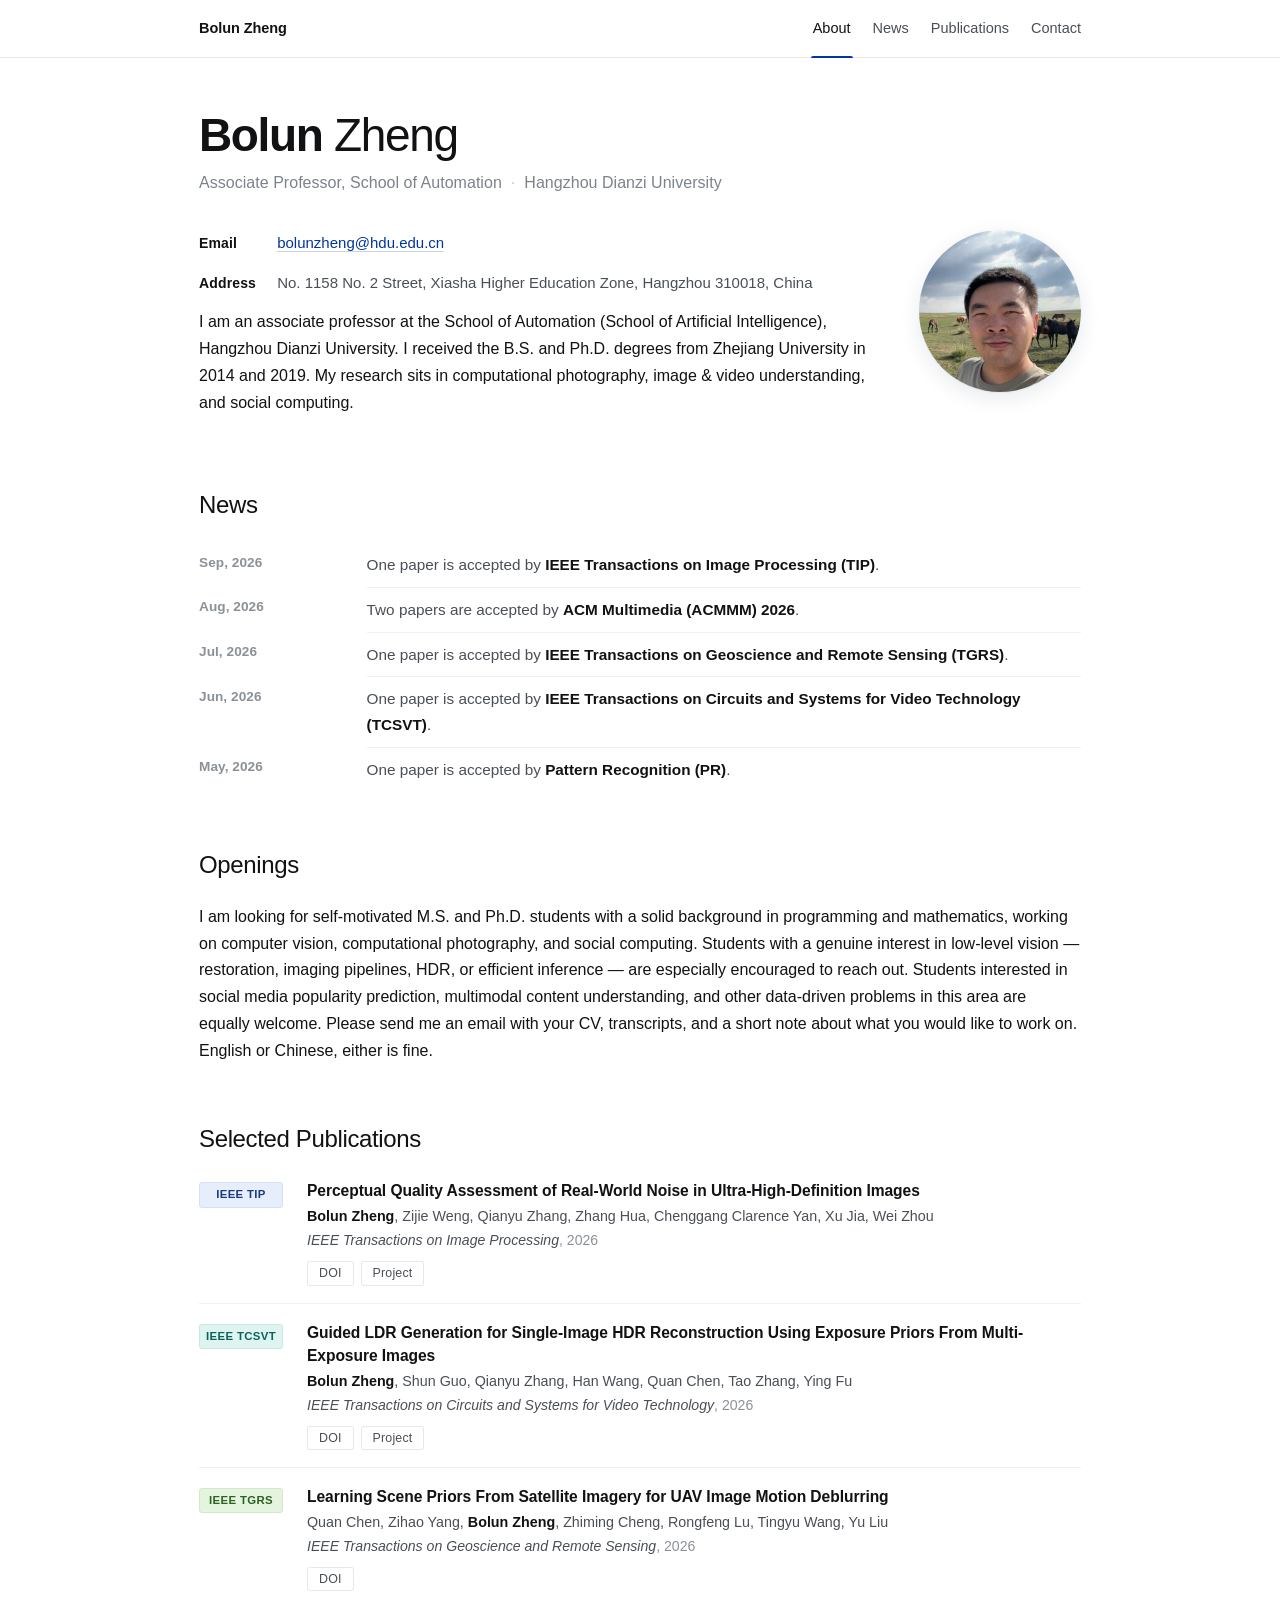
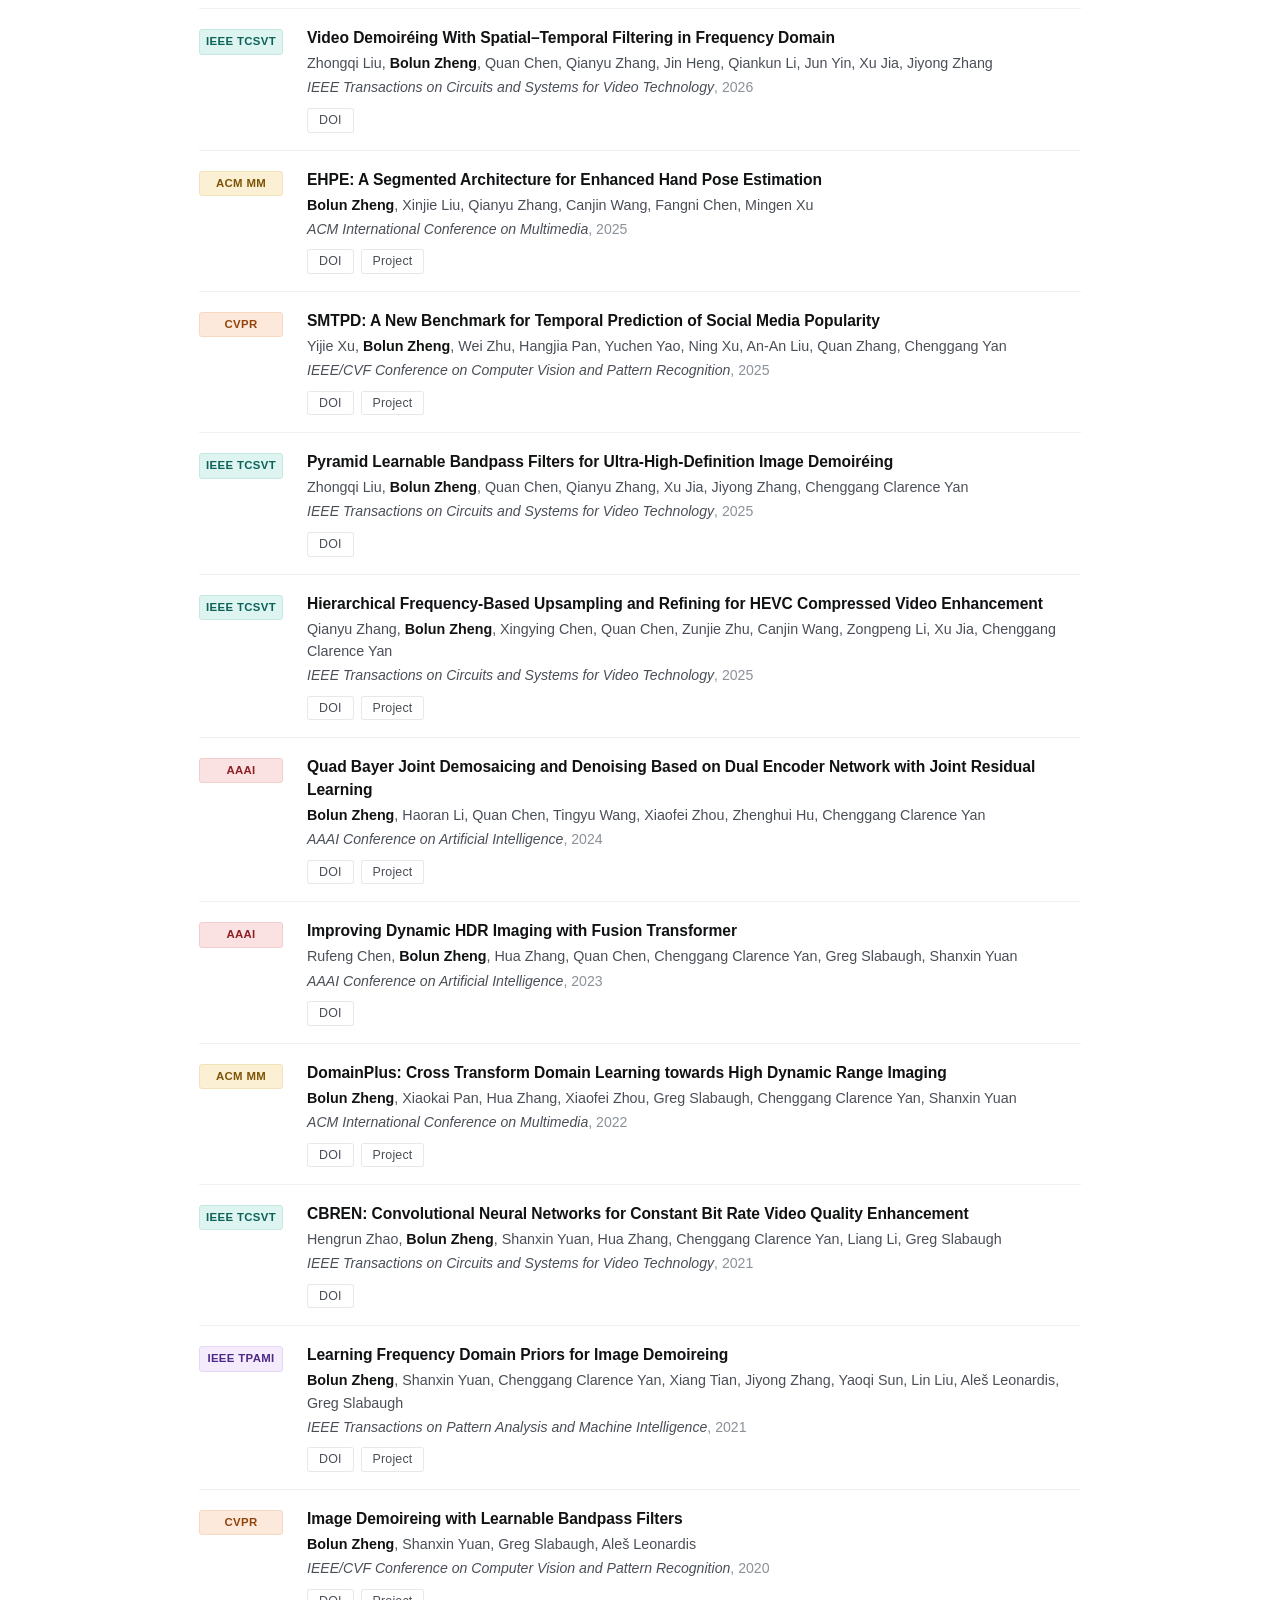
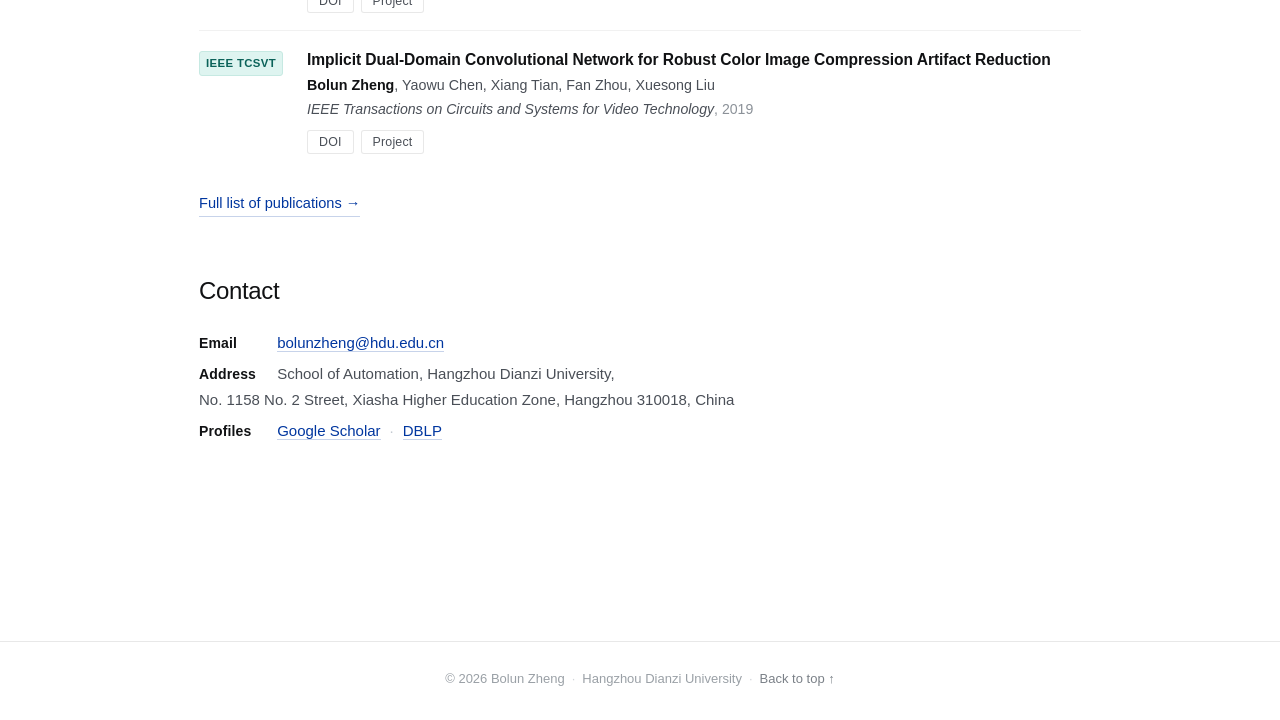
<file: index.html>
<!DOCTYPE html>
<html lang="en">
<head>
<meta charset="utf-8">
<meta name="viewport" content="width=device-width, initial-scale=1">
<title>Bolun Zheng — Hangzhou Dianzi University</title>
<meta name="description" content="Bolun Zheng is an associate professor at Hangzhou Dianzi University working on computational photography, image and video understanding, and social computing.">
<meta name="author" content="Bolun Zheng">
<link rel="stylesheet" href="assets/css/style.css">
<link rel="icon" href="assets/img/avatar-64.png">
</head>
<body>

<header class="site-nav">
  <div class="nav-inner">
    <a class="brand" href="index.html">Bolun Zheng</a>
    <ul class="nav-links">
      <li><a href="#about" class="is-active">About</a></li>
      <li><a href="#news">News</a></li>
      <li><a href="publications.html">Publications</a></li>
      <li><a href="#contact">Contact</a></li>
    </ul>
  </div>
</header>

<main class="wrap">

  <header class="page-head">
    <h1><strong>Bolun</strong> Zheng</h1>
    <p class="desc">
      Associate Professor, School of Automation<span class="sep">·</span>Hangzhou Dianzi University
    </p>
  </header>

  <!-- ======================= about ======================= -->
  <section id="about">
    <div class="about">
      <div class="about-body">
        <p class="meta-line"><b>Email</b> <a href="mailto:bolunzheng@hdu.edu.cn">bolunzheng@hdu.edu.cn</a></p>
        <p class="meta-line"><b>Address</b> No. 1158 No. 2 Street, Xiasha Higher Education Zone, Hangzhou 310018, China</p>

        <p>
          I am an associate professor at the School of Automation (School of Artificial Intelligence),
          Hangzhou Dianzi University. I received the B.S. and Ph.D. degrees from Zhejiang University
          in 2014 and 2019. My research sits in computational photography, image &amp; video
          understanding, and social computing.
        </p>
      </div>

      <figure class="portrait">
        <img src="assets/img/avatar.jpg" alt="Bolun Zheng">
      </figure>
    </div>
  </section>

  <!-- ======================= news ======================= -->
  <section id="news">
    <h2>News</h2>
    <table class="news-table">
      <tr>
        <th scope="row">Sep, 2026</th>
        <td>One paper is accepted by <strong>IEEE Transactions on Image Processing (TIP)</strong>.</td>
      </tr>
      <tr>
        <th scope="row">Aug, 2026</th>
        <td>Two papers are accepted by <strong>ACM Multimedia (ACMMM) 2026</strong>.</td>
      </tr>
      <tr>
        <th scope="row">Jul, 2026</th>
        <td>One paper is accepted by <strong>IEEE Transactions on Geoscience and Remote Sensing (TGRS)</strong>.</td>
      </tr>
      <tr>
        <th scope="row">Jun, 2026</th>
        <td>One paper is accepted by <strong>IEEE Transactions on Circuits and Systems for Video Technology (TCSVT)</strong>.</td>
      </tr>
      <tr>
        <th scope="row">May, 2026</th>
        <td>One paper is accepted by <strong>Pattern Recognition (PR)</strong>.</td>
      </tr>
    </table>
  </section>

  <!-- ======================= openings ======================= -->
  <section id="openings">
    <h2>Openings</h2>
    <p>
      I am looking for self-motivated M.S. and Ph.D. students with a solid background in programming and
      mathematics, working on computer vision, computational photography, and social computing. Students
      with a genuine interest in low-level vision — restoration, imaging pipelines, HDR, or efficient
      inference — are especially encouraged to reach out. Students interested in social media popularity
      prediction, multimodal content understanding, and other data-driven problems in this area are
      equally welcome. Please send me an email with your CV, transcripts, and a short note about what you
      would like to work on. English or Chinese, either is fine.
    </p>
  </section>

  <!-- ======================= publications ======================= -->
  <section id="publications">
    <h2><a href="publications.html">Selected Publications</a></h2>
    <ol class="bib" id="selected-pubs">
      <li class="pub"><div></div><div class="pub-body"><div class="title faint">Loading publication list…</div></div></li>
    </ol>
    <a class="more" href="publications.html">Full list of publications →</a>
  </section>

  <!-- ======================= contact ======================= -->
  <section id="contact">
    <h2>Contact</h2>
    <p class="meta-line"><b>Email</b> <a href="mailto:bolunzheng@hdu.edu.cn">bolunzheng@hdu.edu.cn</a></p>
    <p class="meta-line"><b>Address</b> School of Automation, Hangzhou Dianzi University,<br>No. 1158 No. 2 Street, Xiasha Higher Education Zone, Hangzhou 310018, China</p>
    <p class="meta-line"><b>Profiles</b>
      <a href="https://scholar.google.com/citations?user=cZRVzVYAAAAJ" target="_blank" rel="noopener">Google Scholar</a><span class="sep" style="margin:0 9px;color:#c3c9d1">·</span><a href="https://dblp.org/pid/225/9602.html" target="_blank" rel="noopener">DBLP</a>
    </p>
  </section>

</main>

<footer class="site-foot">
  © 2026 Bolun Zheng<span class="dot">·</span>Hangzhou Dianzi University<span class="dot">·</span><a href="#about">Back to top ↑</a>
</footer>

<script src="assets/js/papers.js"></script>
</body>
</html>
</file>
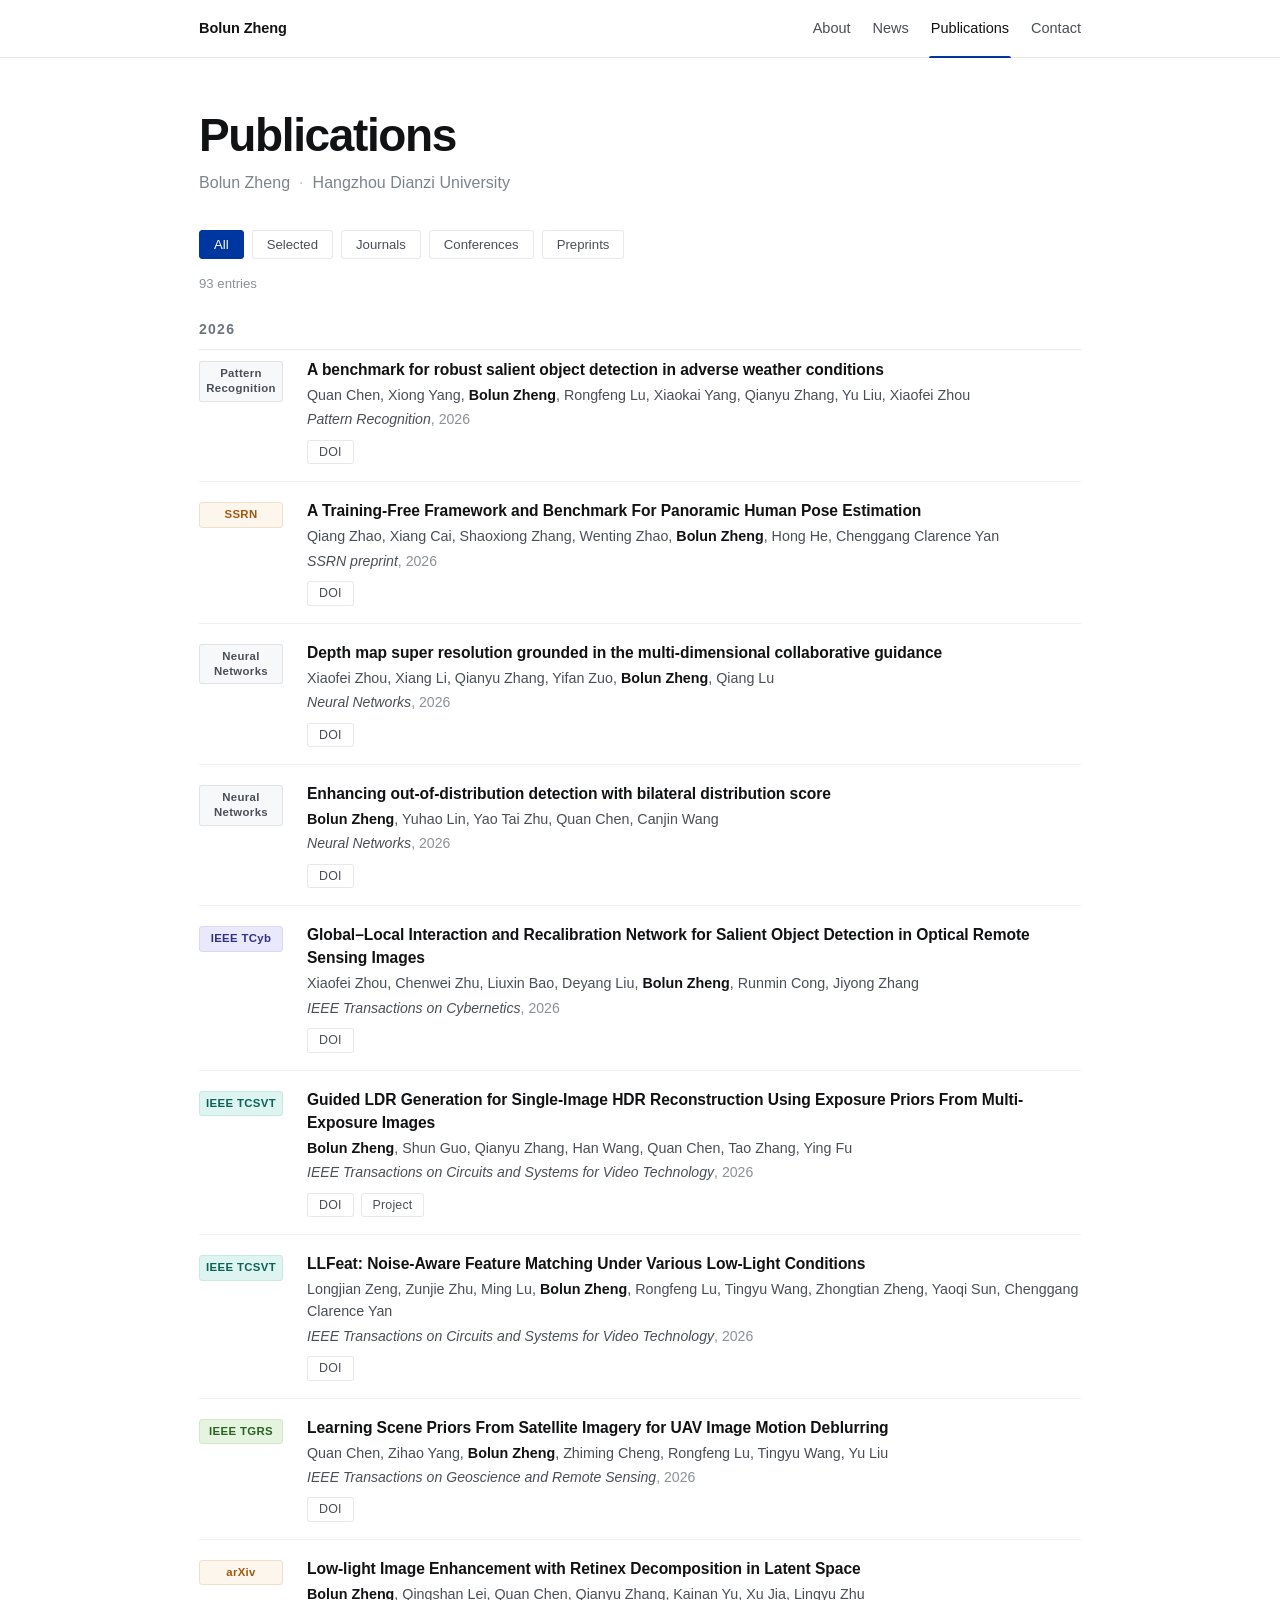
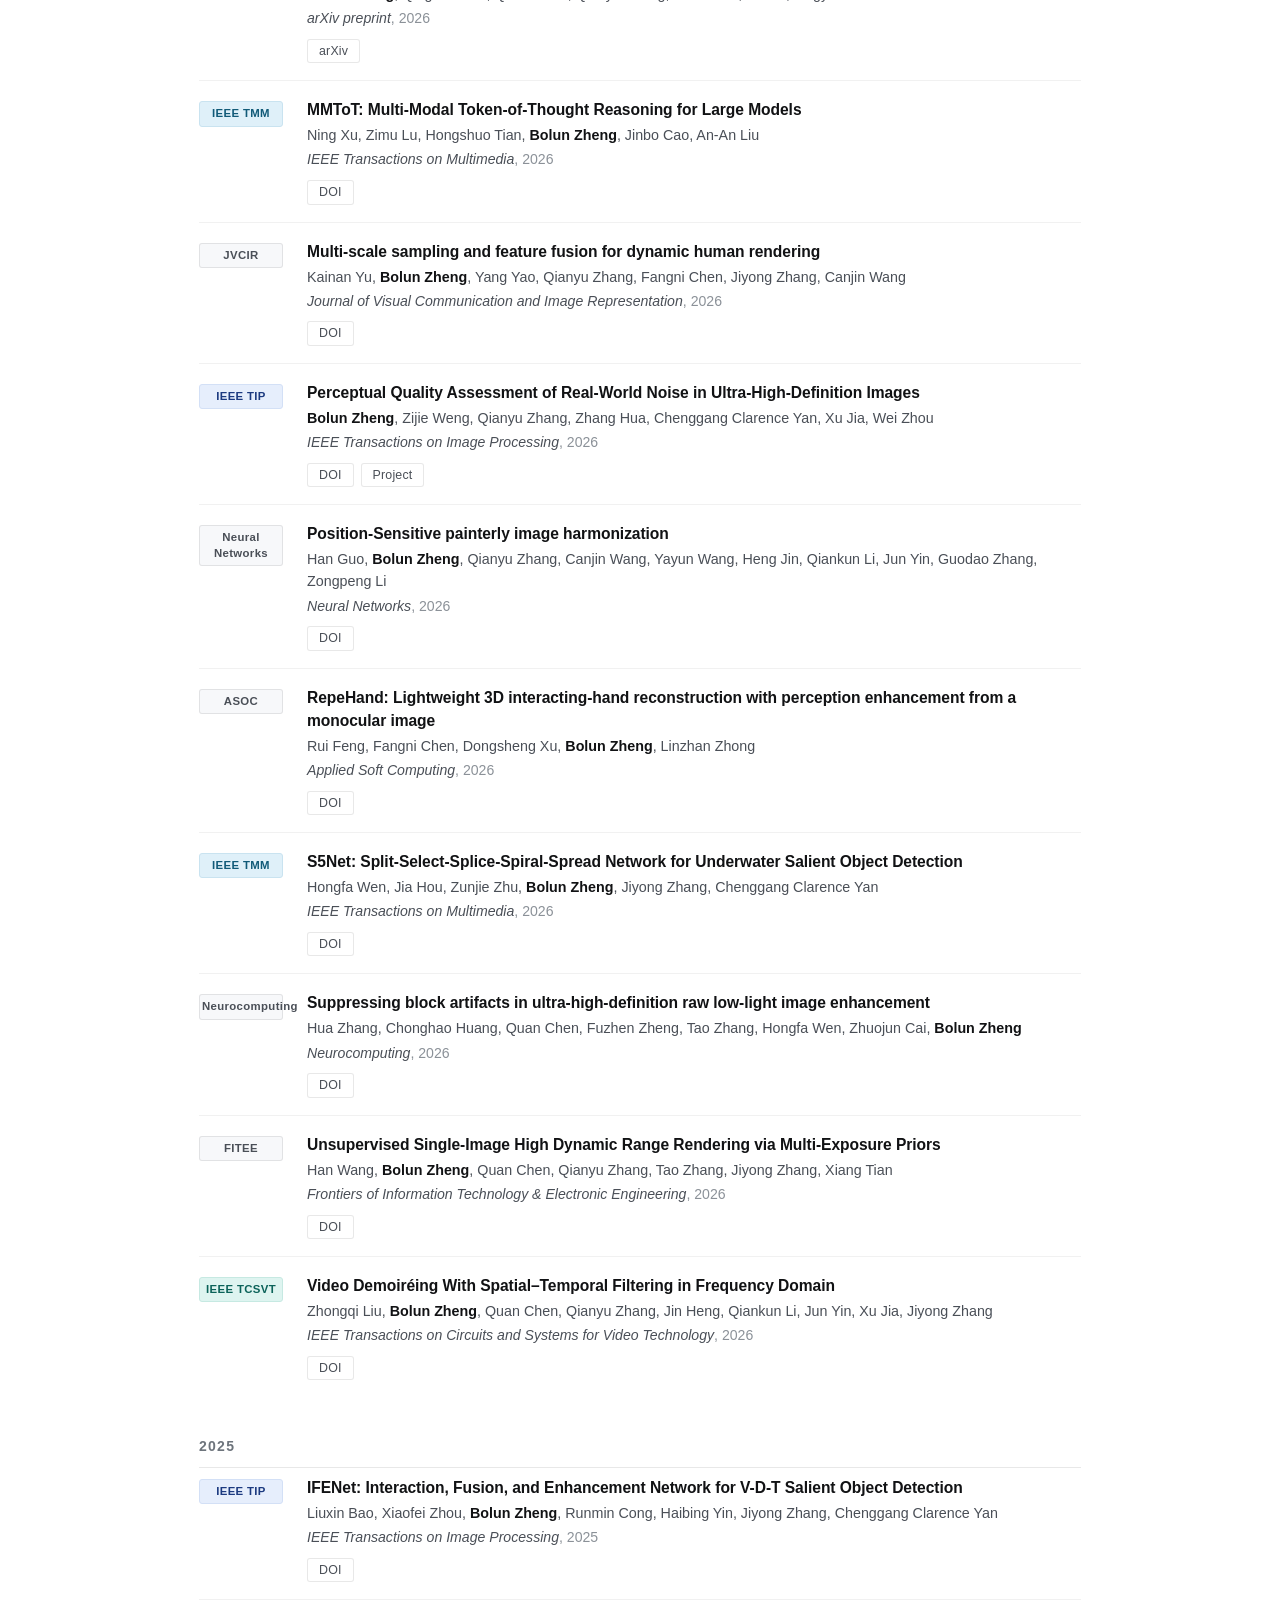
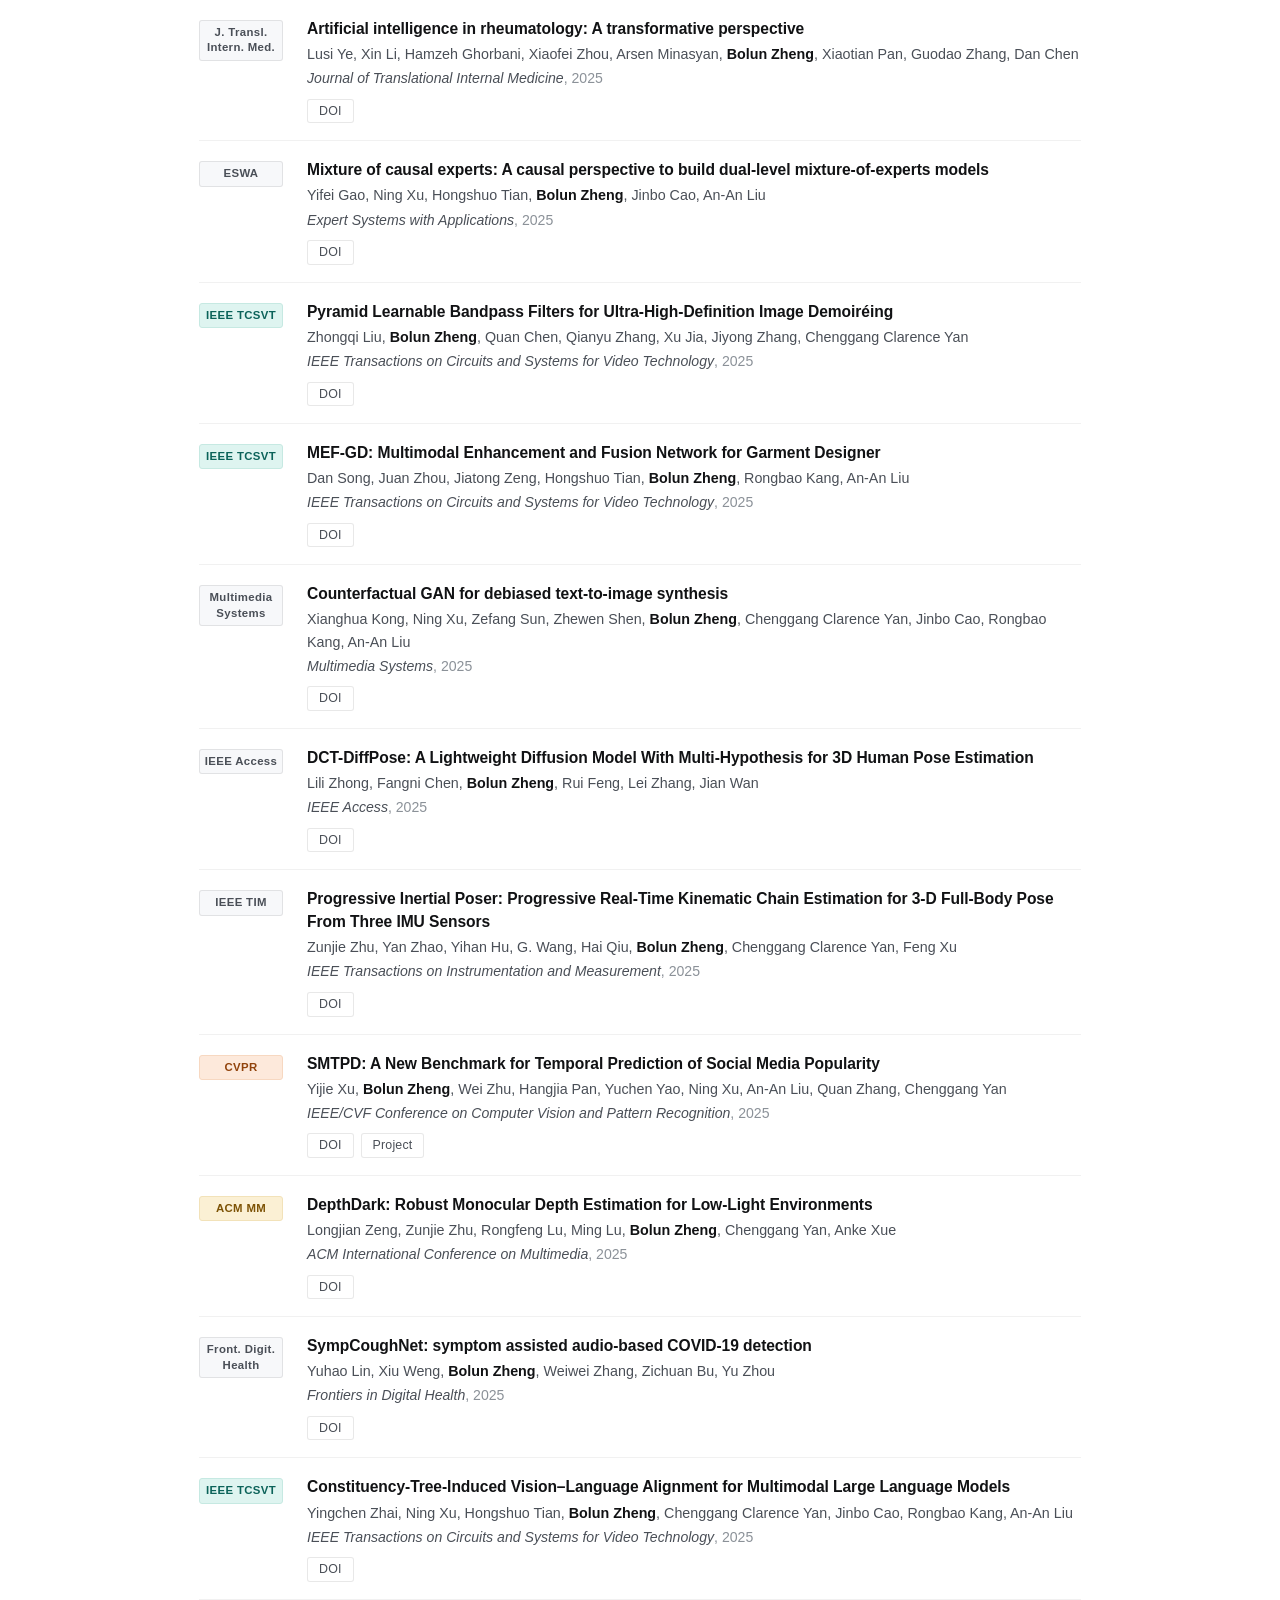
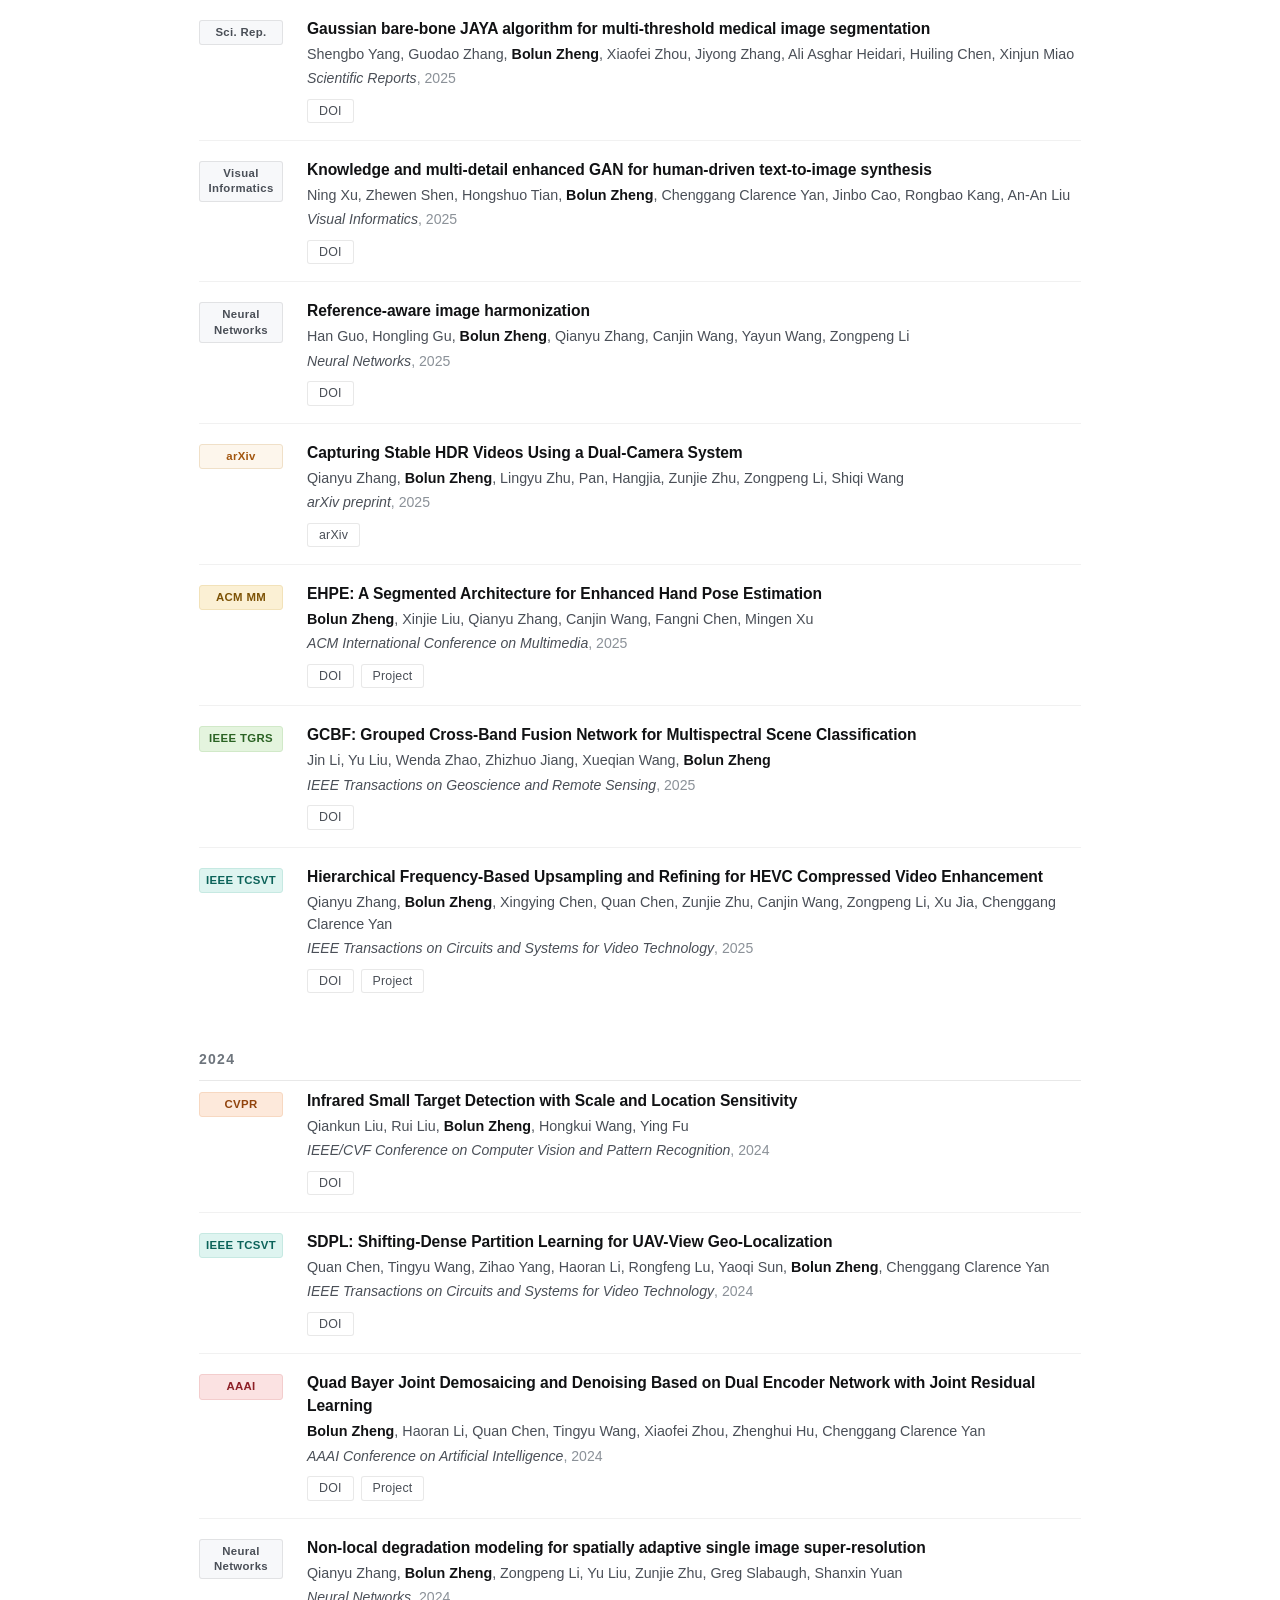
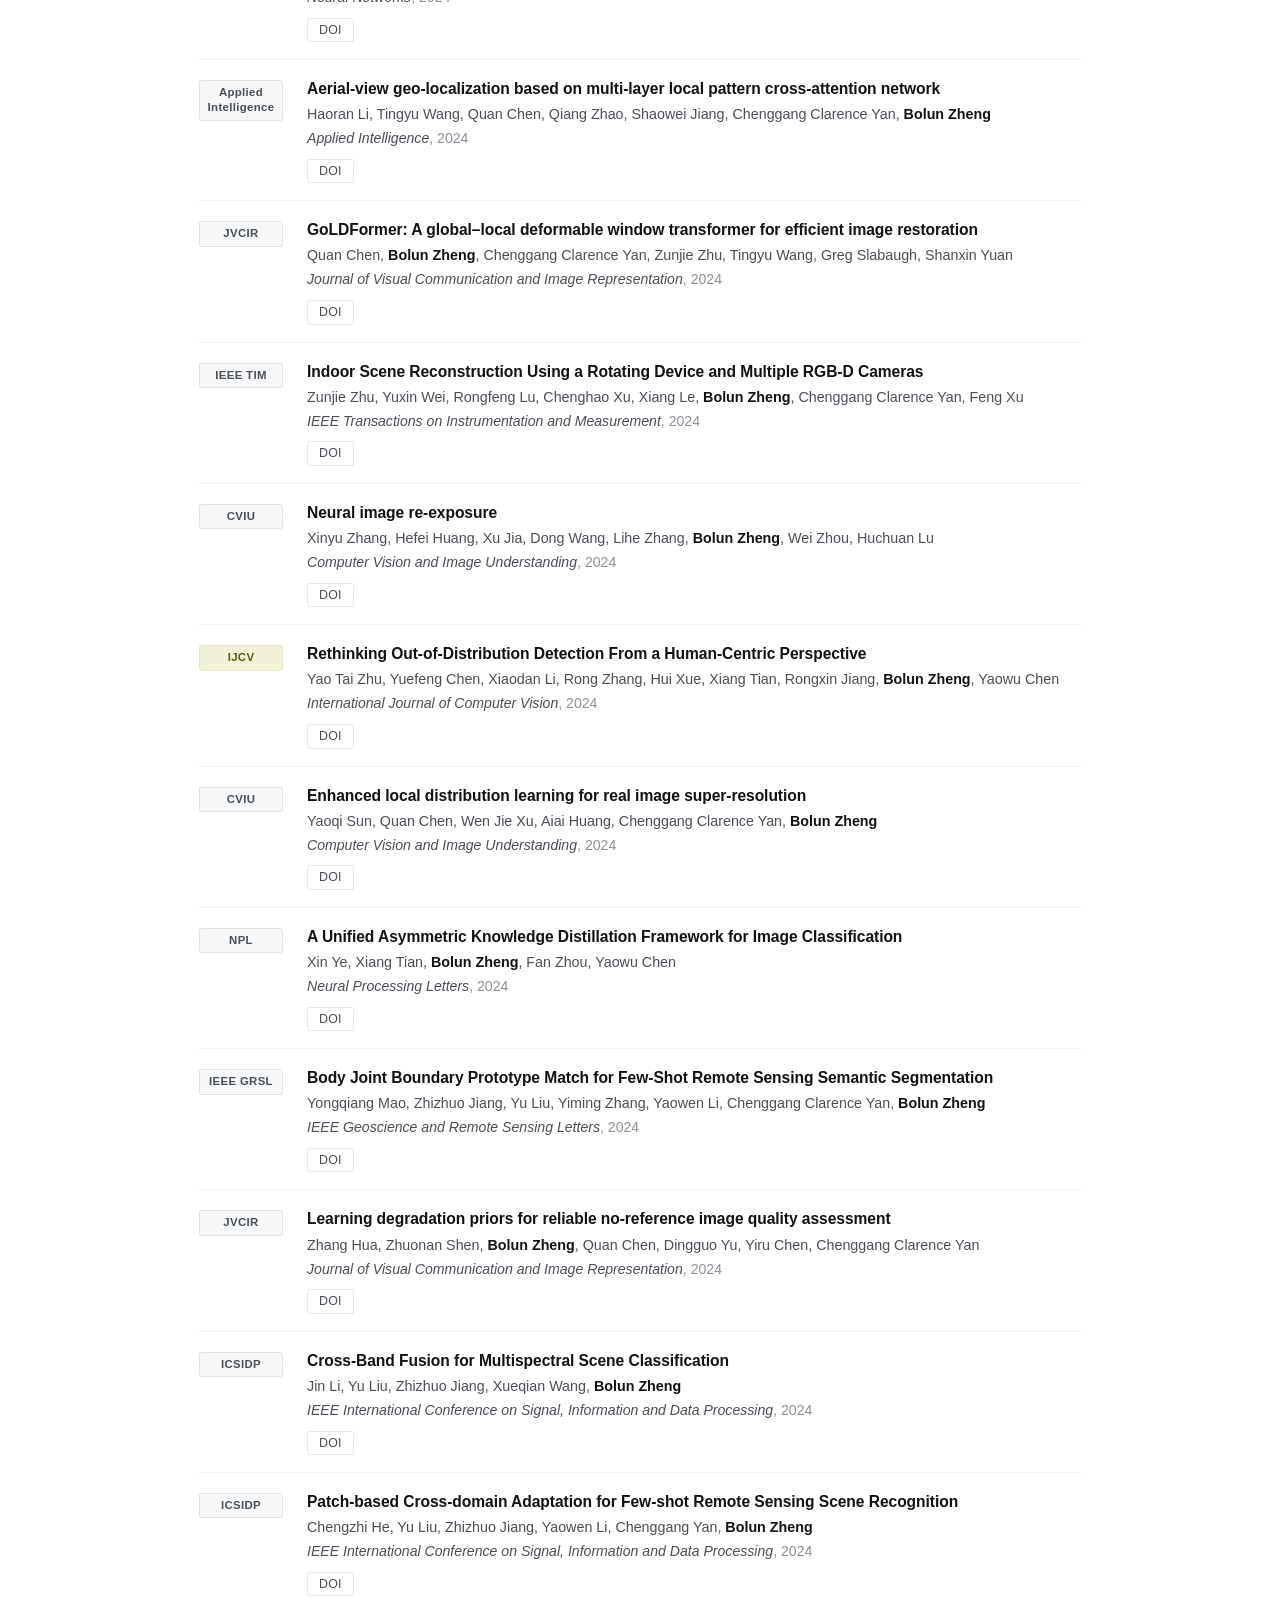
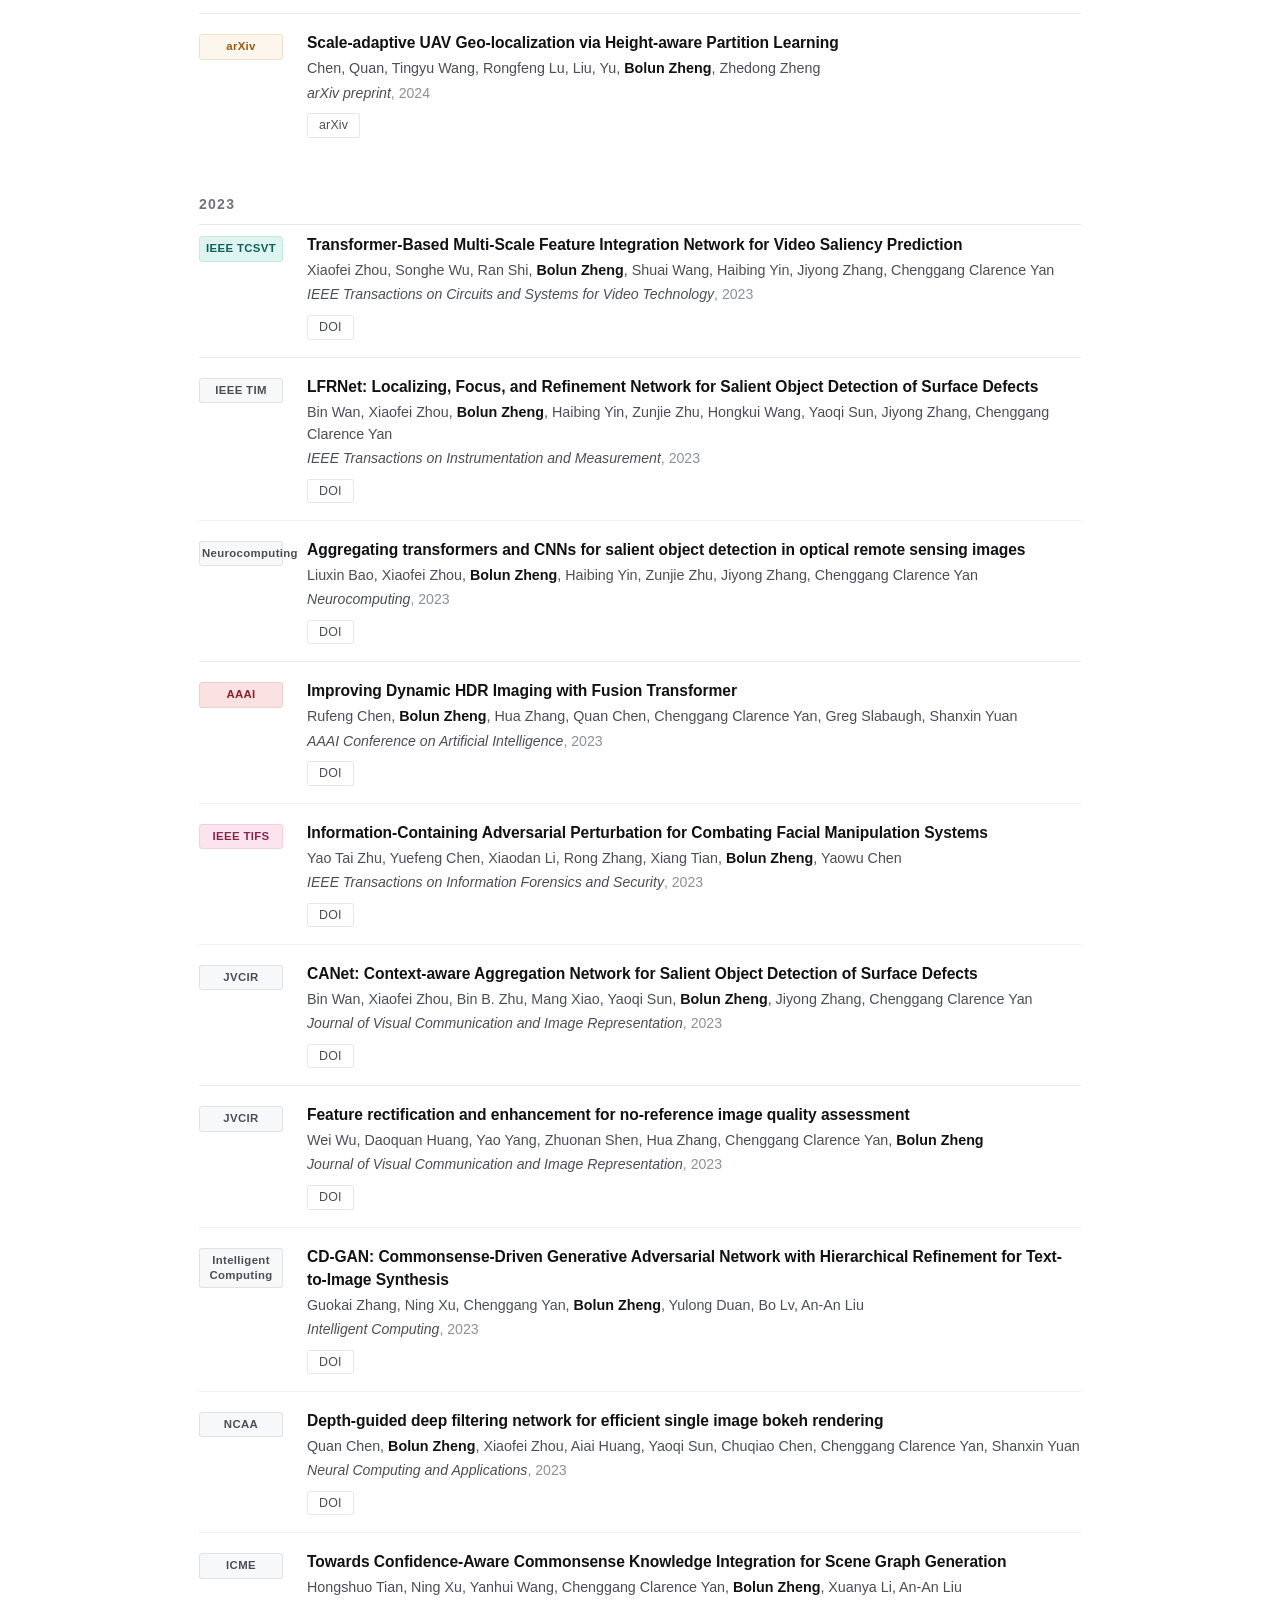
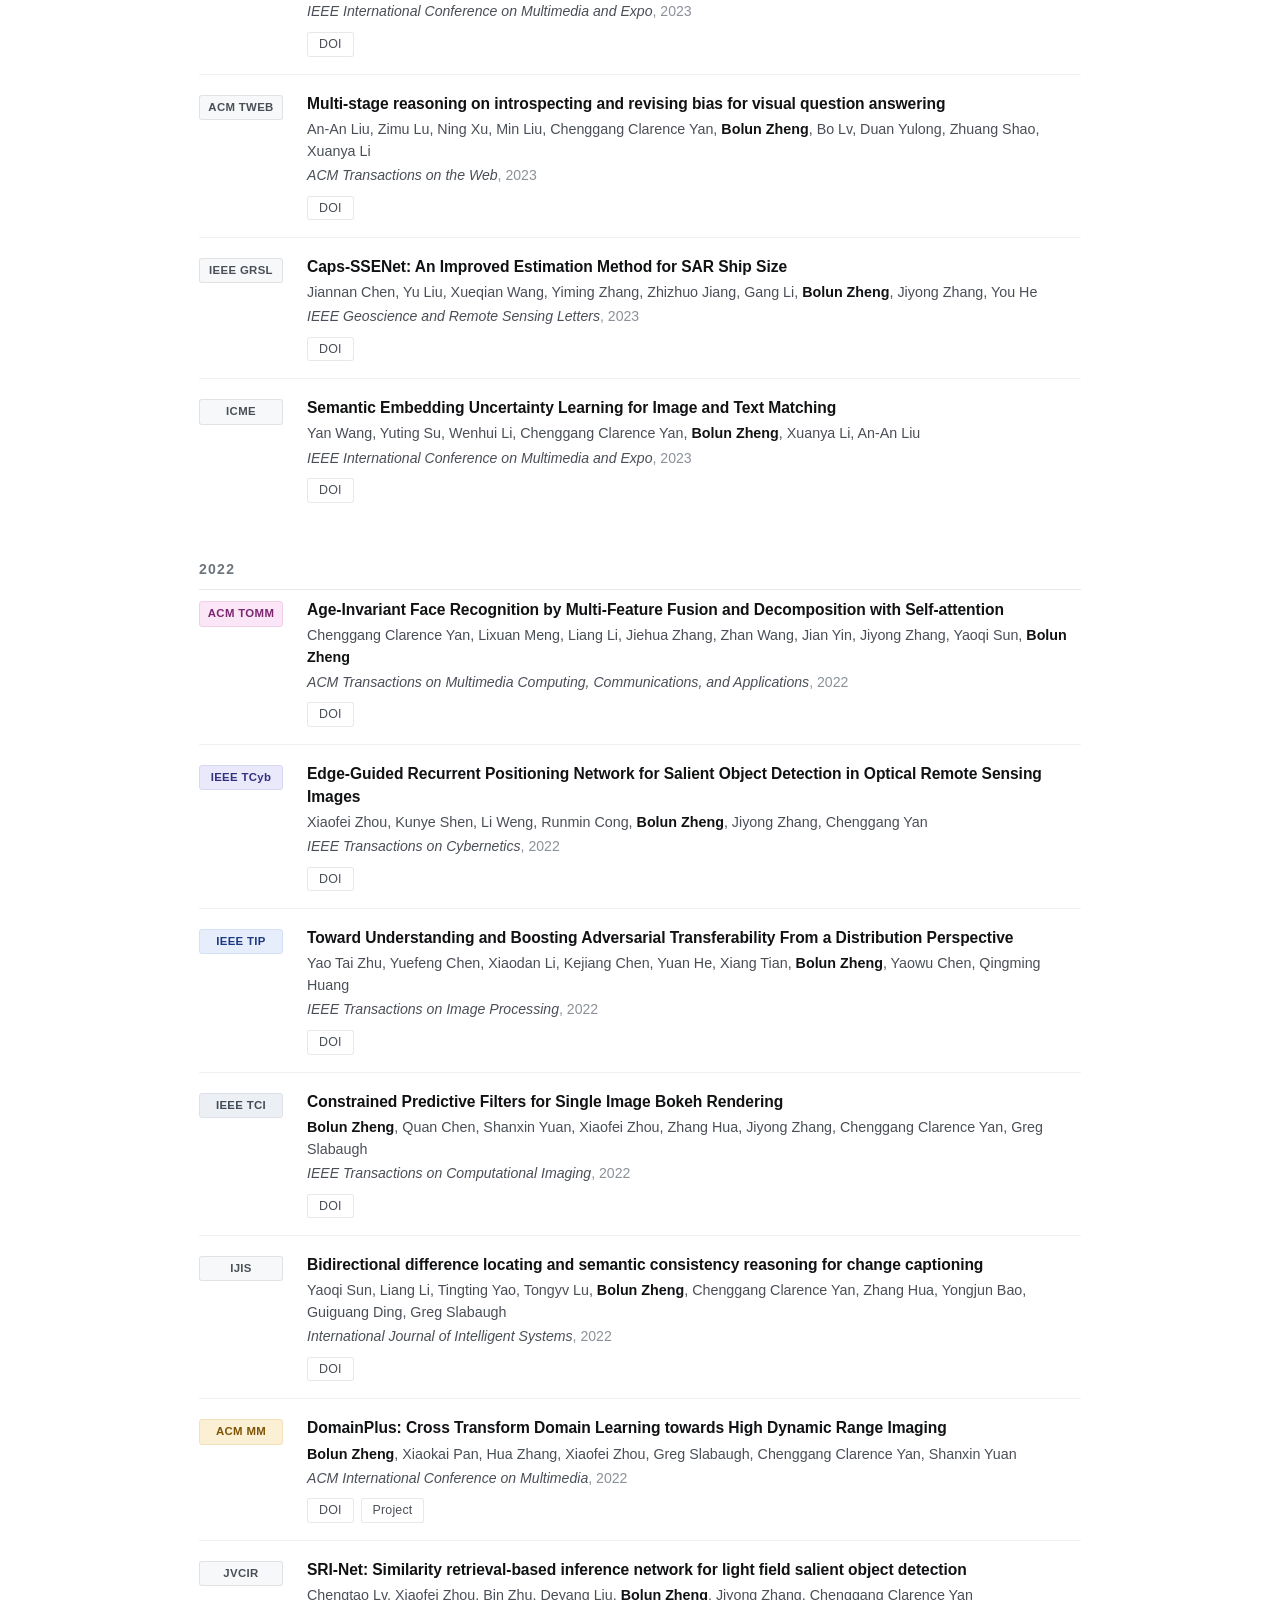
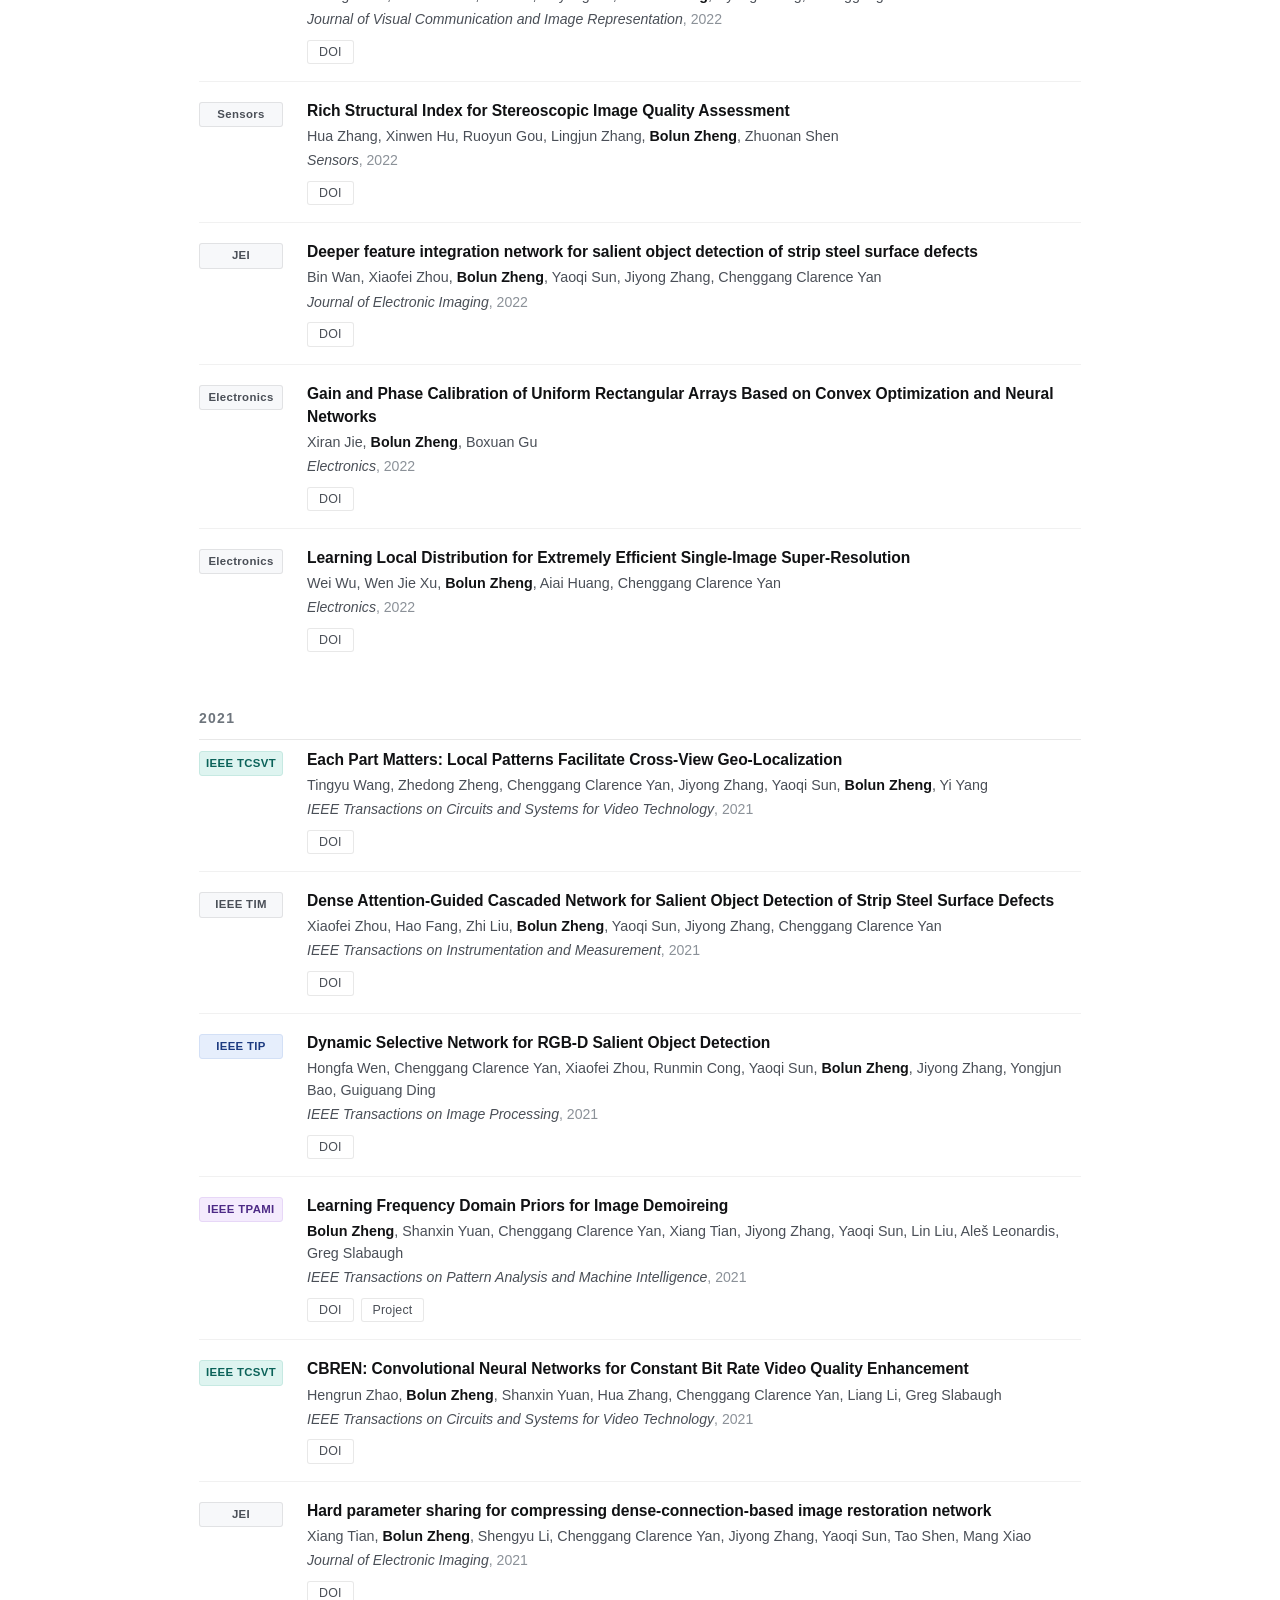
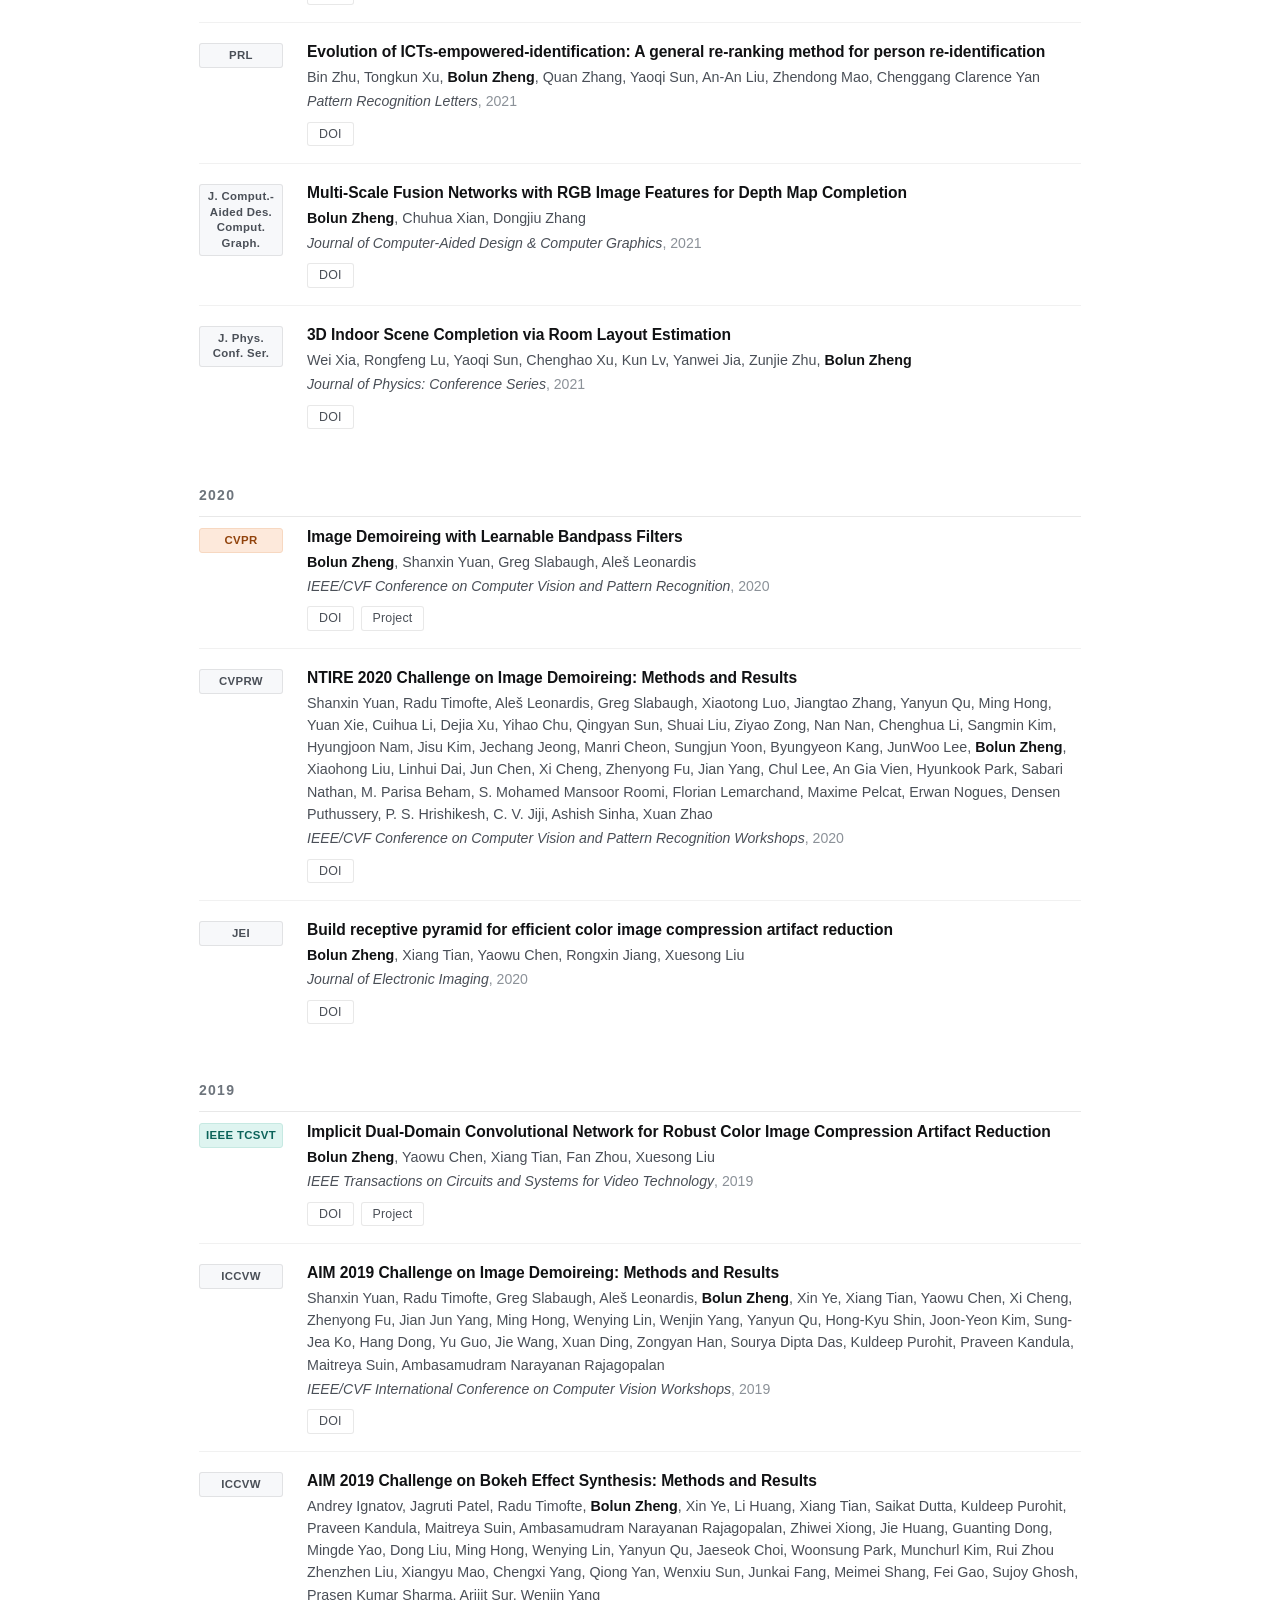
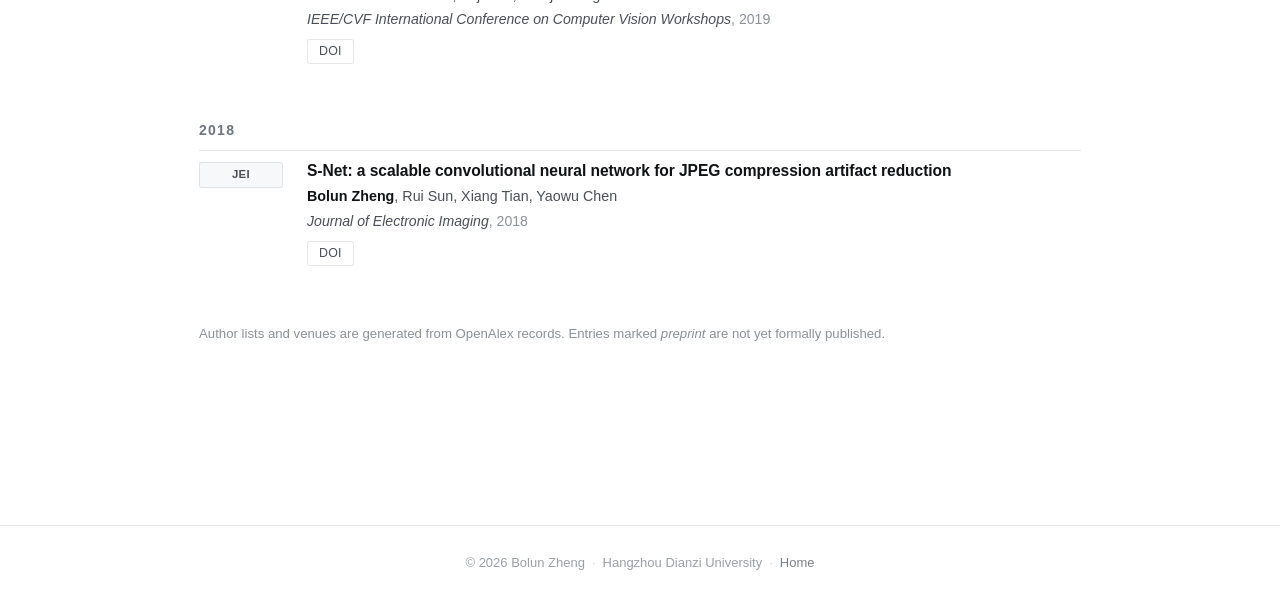
<file: publications.html>
<!DOCTYPE html>
<html lang="en">
<head>
<meta charset="utf-8">
<meta name="viewport" content="width=device-width, initial-scale=1">
<title>Publications — Bolun Zheng</title>
<meta name="description" content="Full publication list of Bolun Zheng, Hangzhou Dianzi University.">
<link rel="stylesheet" href="assets/css/style.css">
<link rel="icon" href="assets/img/avatar-64.png">
</head>
<body>

<header class="site-nav">
  <div class="nav-inner">
    <a class="brand" href="index.html">Bolun Zheng</a>
    <ul class="nav-links">
      <li><a href="index.html">About</a></li>
      <li><a href="index.html#news">News</a></li>
      <li><a href="publications.html" class="is-active">Publications</a></li>
      <li><a href="index.html#contact">Contact</a></li>
    </ul>
  </div>
</header>

<main class="wrap">

  <header class="page-head">
    <h1><strong>Publications</strong></h1>
    <p class="desc">Bolun Zheng<span class="sep">·</span>Hangzhou Dianzi University</p>
  </header>

  <div class="filters" id="pub-filter">
    <button class="on" data-filter="all">All</button>
    <button data-filter="selected">Selected</button>
    <button data-filter="journal">Journals</button>
    <button data-filter="conference">Conferences</button>
    <button data-filter="preprint">Preprints</button>
  </div>

  <div class="list-meta" id="pub-count">Loading…</div>

  <div id="pub-list">
    <p class="list-meta">Loading publication list…</p>
  </div>

  <p class="list-meta" style="margin-top:40px;">
    Author lists and venues are generated from OpenAlex records. Entries marked
    <em>preprint</em> are not yet formally published.
  </p>

</main>

<footer class="site-foot">
  © 2026 Bolun Zheng<span class="dot">·</span>Hangzhou Dianzi University<span class="dot">·</span><a href="index.html">Home</a>
</footer>

<script src="assets/js/papers.js"></script>
</body>
</html>
</file>
<file: assets/css/style.css>
/* ============================================================
   Bolun Zheng — academic homepage
   Layout language: al-folio (top nav, 930px measure, badge list)
   Typography: system stack, no external requests.
   ============================================================ */

:root {
  --ink:        #111214;
  --ink-2:      #4a4f57;
  --ink-3:      #8b9198;
  --line:       rgba(0, 0, 0, .09);
  --line-2:     rgba(0, 0, 0, .055);
  --bg:         #ffffff;
  --bg-soft:    #f7f8fa;
  --brand:      #00369f;
  --brand-dk:   #00246b;
  --brand-tint: #eef2fb;
  --warm:       #a2560f;
  --warm-tint:  #fdf6ec;
  --nav-h:      58px;
  --measure:    930px;
  --sans: "Inter", -apple-system, BlinkMacSystemFont, "Segoe UI", Roboto,
          "Helvetica Neue", Arial, "PingFang SC", "Hiragino Sans GB",
          "Noto Sans SC", "Microsoft YaHei", sans-serif;
}

* { box-sizing: border-box; }

html {
  scroll-behavior: smooth;
  -webkit-text-size-adjust: 100%;
  overflow-x: hidden;
}

body {
  margin: 0;
  padding-top: var(--nav-h);
  background: var(--bg);
  color: var(--ink);
  font-family: var(--sans);
  font-size: 16px;
  line-height: 1.68;
  font-weight: 400;
  -webkit-font-smoothing: antialiased;
  -moz-osx-font-smoothing: grayscale;
  font-feature-settings: "kern" 1;
  overflow-x: hidden;
}

::selection { background: #d7e2f7; }

a {
  color: var(--brand);
  text-decoration: none;
  border-bottom: 1px solid rgba(0, 54, 159, .22);
  transition: color .16s ease, border-color .16s ease, background-color .16s ease;
}
a:hover {
  color: var(--brand-dk);
  border-bottom-color: var(--brand-dk);
}

img { max-width: 100%; display: block; }

/* ------------------------------ top nav ------------------------------ */

.site-nav {
  position: fixed;
  top: 0; left: 0; right: 0;
  height: var(--nav-h);
  z-index: 100;
  background: rgba(255, 255, 255, .86);
  backdrop-filter: saturate(180%) blur(14px);
  -webkit-backdrop-filter: saturate(180%) blur(14px);
  border-bottom: 1px solid var(--line);
}

.nav-inner {
  max-width: var(--measure);
  margin: 0 auto;
  padding: 0 24px;
  height: 100%;
  display: flex;
  align-items: center;
  justify-content: space-between;
  gap: 20px;
}

.brand {
  font-size: 14.5px;
  font-weight: 600;
  letter-spacing: -.005em;
  color: var(--ink);
  border-bottom: none;
  white-space: nowrap;
  display: inline-flex;
  align-items: center;
  height: var(--nav-h);
}
.brand:hover { color: var(--brand); border-bottom: none; }

.nav-links {
  display: flex;
  align-items: center;
  gap: 22px;
  list-style: none;
  margin: 0;
  padding: 0;
}

.nav-links a {
  font-size: 14.5px;
  color: var(--ink-2);
  border-bottom: none;
  padding: 0;
  display: inline-flex;
  align-items: center;
  height: var(--nav-h);
  position: relative;
}
.nav-links a:hover { color: var(--brand); }
.nav-links a.is-active { color: var(--ink); font-weight: 500; }
.nav-links a.is-active::after {
  content: "";
  position: absolute;
  left: -2px; right: -2px; bottom: 0;
  height: 2px;
  background: var(--brand);
  border-radius: 2px 2px 0 0;
}

.nav-toggle { display: none; }

/* ------------------------------ page shell ------------------------------ */

.wrap {
  max-width: var(--measure);
  margin: 0 auto;
  padding: 52px 24px 96px;
}

.page-head { margin-bottom: 34px; }

.page-head h1 {
  font-size: clamp(34px, 5.2vw, 46px);
  font-weight: 300;
  letter-spacing: -.028em;
  line-height: 1.12;
  margin: 0 0 8px;
  color: var(--ink);
}
.page-head h1 strong {
  font-weight: 700;
  letter-spacing: -.03em;
}

.page-head .desc {
  font-size: 16px;
  color: #7c838b;
  margin: 0;
  font-weight: 400;
  letter-spacing: .002em;
}
.page-head .desc .sep {
  margin: 0 9px;
  color: #c3c9d1;
}

/* ------------------------------ headings ------------------------------ */

h2 {
  font-size: 24px;
  font-weight: 500;
  letter-spacing: -.015em;
  color: var(--ink);
  margin: 54px 0 18px;
  padding: 0;
  scroll-margin-top: 76px;
}
h2 a { color: inherit; border-bottom: none; }
h2 a:hover { color: var(--brand); border-bottom: none; }

h3 {
  font-size: 16.5px;
  font-weight: 600;
  margin: 0 0 4px;
  letter-spacing: -.005em;
}

p { margin: 0 0 15px; }
p:last-child { margin-bottom: 0; }

.soft { color: var(--ink-2); }
.faint { color: var(--ink-3); }

/* ------------------------------ about ------------------------------ */

.about {
  display: grid;
  grid-template-columns: minmax(0, 1fr) 162px;
  gap: 46px;
  align-items: start;
}

.about-body p { margin-bottom: 14px; }

.meta-line {
  font-size: 15px;
  color: var(--ink-2);
  margin-bottom: 6px;
}
.meta-line b {
  font-weight: 600;
  color: var(--ink);
  display: inline-block;
  min-width: 74px;
  font-size: 14px;
  letter-spacing: .01em;
}
.meta-line:last-of-type { margin-bottom: 18px; }

.portrait { margin: 0; }
.portrait img {
  width: 100%;
  aspect-ratio: 1 / 1;
  object-fit: cover;
  border-radius: 50%;
  box-shadow: 0 1px 1px rgba(0, 0, 0, .04), 0 6px 20px rgba(23, 43, 77, .10);
}

/* ------------------------------ news table ------------------------------ */

.news-table {
  width: 100%;
  border-collapse: collapse;
  font-size: 15.3px;
}
.news-table th {
  width: 19%;
  text-align: left;
  vertical-align: top;
  font-weight: 600;
  font-size: 13.6px;
  color: var(--ink-3);
  letter-spacing: .005em;
  padding: 9px 16px 9px 0;
  white-space: nowrap;
  font-variant-numeric: tabular-nums;
}
.news-table td {
  padding: 9px 0;
  vertical-align: top;
  color: var(--ink-2);
}
.news-table tbody tr:not(:last-child) td,
.news-table tr:not(:last-child) td {
  border-bottom: 1px solid var(--line-2);
}
.news-table td strong { color: var(--ink); font-weight: 600; }

/* ------------------------------ publications ------------------------------ */

ol.bib {
  list-style: none;
  margin: 0;
  padding: 0;
  counter-reset: bib;
}

li.pub {
  display: grid;
  grid-template-columns: 84px minmax(0, 1fr);
  gap: 0 24px;
  padding: 17px 0;
  border-bottom: 1px solid var(--line-2);
}
li.pub:first-child { padding-top: 2px; }
li.pub:last-child { border-bottom: none; }

.venue-badge {
  display: block;
  width: 100%;
  text-align: center;
  font-size: 11.4px;
  font-weight: 600;
  letter-spacing: .03em;
  line-height: 1.35;
  padding: 4px 2px;
  border-radius: 3px;
  background: var(--bg-soft);
  color: var(--ink-2);
  border: 1px solid var(--line);
  border-bottom: 1px solid var(--line);
  margin-top: 3px;
}
/* 同一种淡色底 + 深色字，悬停整体压暗 5%，不改变色相 */
a.venue-badge:hover { box-shadow: inset 0 0 0 99px rgba(0, 0, 0, .05); border-bottom: 1px solid var(--line); }

/* ---------- 各期刊/会议专属色：同一刊物恒定同色，不同刊物色相拉开 ---------- */
.venue-badge.vb-tpami { background: #f4ebfd; color: #4d2a86; border-color: #e7d7f7; }
.venue-badge.vb-tip   { background: #e6eefc; color: #1c3a80; border-color: #d3e0f6; }
.venue-badge.vb-tcsvt { background: #def4f0; color: #0b6259; border-color: #c6e9e2; }
.venue-badge.vb-tmm   { background: #dff0f9; color: #115a78; border-color: #c9e3f0; }
.venue-badge.vb-tcyb  { background: #e9e9fb; color: #33307f; border-color: #d8d8f2; }
.venue-badge.vb-tifs  { background: #fbe4ee; color: #85264f; border-color: #f3cfe0; }
.venue-badge.vb-tgrs  { background: #e4f4de; color: #2a6223; border-color: #d1e9c8; }
.venue-badge.vb-ijcv  { background: #f3f2d9; color: #5c5c14; border-color: #e7e5c2; }
.venue-badge.vb-cvpr  { background: #fde9db; color: #91430c; border-color: #f7d8c1; }
.venue-badge.vb-aaai  { background: #fbe2e2; color: #8d2027; border-color: #f3cdcd; }
.venue-badge.vb-acmmm { background: #fbf0d4; color: #7d5306; border-color: #f2e2b9; }
.venue-badge.vb-tci   { background: #eceff4; color: #414b58; border-color: #dde2ea; }
.venue-badge.vb-tomm  { background: #fbe6f7; color: #7d2771; border-color: #f2cfe9; }

.venue-badge.pre {
  background: var(--warm-tint);
  color: var(--warm);
  border: 1px solid #f0e0c8;
}
a.venue-badge.pre:hover { background: #fbeed9; box-shadow: none; }

.pub .title {
  font-size: 15.6px;
  font-weight: 600;
  line-height: 1.48;
  letter-spacing: -.004em;
  color: var(--ink);
  margin-bottom: 3px;
}
.pub .title a {
  color: inherit;
  border-bottom: none;
}
.pub .title a:hover { color: var(--brand); border-bottom: none; }

.pub .authors {
  font-size: 14.3px;
  color: var(--ink-2);
  line-height: 1.55;
  margin-bottom: 2px;
}
.pub .authors b {
  font-weight: 600;
  color: var(--ink);
}

.pub .periodical {
  font-size: 14.1px;
  color: var(--ink-3);
}
.pub .periodical em {
  font-style: italic;
  color: var(--ink-2);
}

.pub .actions {
  display: flex;
  flex-wrap: wrap;
  gap: 7px;
  margin-top: 8px;
}

.btn {
  display: inline-block;
  font-size: 12.4px;
  font-weight: 500;
  letter-spacing: .015em;
  line-height: 1;
  padding: 5px 11px;
  border: 1px solid var(--line);
  border-radius: 3px;
  background: #fff;
  color: var(--ink-2);
  border-bottom: 1px solid var(--line);
  transition: all .15s ease;
}
.btn:hover {
  color: var(--brand);
  border-color: rgba(0, 54, 159, .38);
  background: var(--brand-tint);
}

.more {
  display: inline-block;
  margin-top: 20px;
  font-size: 14.6px;
  font-weight: 500;
}

/* ------------------------------ filter bar ------------------------------ */

.filters {
  display: flex;
  flex-wrap: wrap;
  gap: 8px;
  margin: 24px 0 6px;
}
.filters button {
  font-family: inherit;
  font-size: 13.2px;
  font-weight: 500;
  padding: 6px 14px;
  border-radius: 3px;
  border: 1px solid var(--line);
  background: #fff;
  color: var(--ink-2);
  cursor: pointer;
  transition: all .15s ease;
}
.filters button:hover { color: var(--brand); border-color: rgba(0, 54, 159, .35); }
.filters button.on {
  background: var(--brand);
  border-color: var(--brand);
  color: #fff;
}

.list-meta {
  font-size: 13.2px;
  color: var(--ink-3);
  margin: 14px 0 22px;
  font-variant-numeric: tabular-nums;
}

.year-head {
  font-size: 14px;
  font-weight: 600;
  letter-spacing: .09em;
  color: #6d747c;
  margin: 38px 0 6px;
  padding-bottom: 8px;
  border-bottom: 1px solid var(--line);
  font-variant-numeric: tabular-nums;
}
.year-head:first-of-type { margin-top: 14px; }

/* ------------------------------ footer ------------------------------ */

.site-foot {
  margin-top: 84px;
  padding: 26px 24px 30px;
  text-align: center;
  font-size: 13px;
  color: #9aa0a6;
  border-top: 1px solid var(--line);
}
.site-foot a { color: #7b8188; border-bottom: none; }
.site-foot a:hover { color: var(--brand); border-bottom: none; }
.site-foot .dot { margin: 0 7px; color: #d2d5d9; }

/* ------------------------------ responsive ------------------------------ */

@media (max-width: 860px) {
  .wrap { padding: 36px 20px 72px; }
  .nav-inner { padding: 0 20px; }

  .about { grid-template-columns: 1fr; gap: 26px; }
  .portrait { order: -1; width: 120px; }


  li.pub { grid-template-columns: 72px minmax(0, 1fr); gap: 0 16px; }
  .venue-badge { font-size: 10.6px; }

  .nav-links { gap: 16px; }
  .nav-links a { font-size: 14px; }
  .brand { display: none; }
}

@media (max-width: 640px) {
  :root { --nav-h: 50px; }
  body { font-size: 15.4px; }

  .nav-inner { justify-content: center; padding: 0 14px; }
  .nav-links { gap: 10px; }
  .nav-links a { font-size: 12.5px; letter-spacing: -.01em; }

  .page-head h1 { font-size: 30px; }
  .page-head .desc { font-size: 14.2px; line-height: 1.5; }
  .page-head .desc .sep { margin: 0 5px; }

  h2 { font-size: 21px; margin-top: 42px; }

  .meta-line { font-size: 14.4px; }
  .meta-line b {
    display: block;
    min-width: 0;
    margin-bottom: 1px;
    font-size: 12.6px;
    letter-spacing: .04em;
    color: var(--ink-3);
  }

  .news-table th {
    display: block;
    width: auto;
    padding: 12px 0 0;
    border-bottom: none;
  }
  .news-table td { display: block; padding: 1px 0 10px; }

  li.pub { grid-template-columns: 1fr; gap: 7px; padding: 15px 0; }
  .venue-badge { width: auto; display: inline-block; padding: 3px 9px; margin: 0; font-size: 10.8px; }

  .portrait { width: 100px; }
}

@media print {
  .site-nav, .filters, .more, .site-foot { display: none; }
  body { padding-top: 0; }
  a { border-bottom: none; color: #000; }
  .wrap { max-width: 100%; padding: 0; }
}

@media (prefers-reduced-motion: reduce) {
  html { scroll-behavior: auto; }
  * { transition: none !important; }
}
</file>
